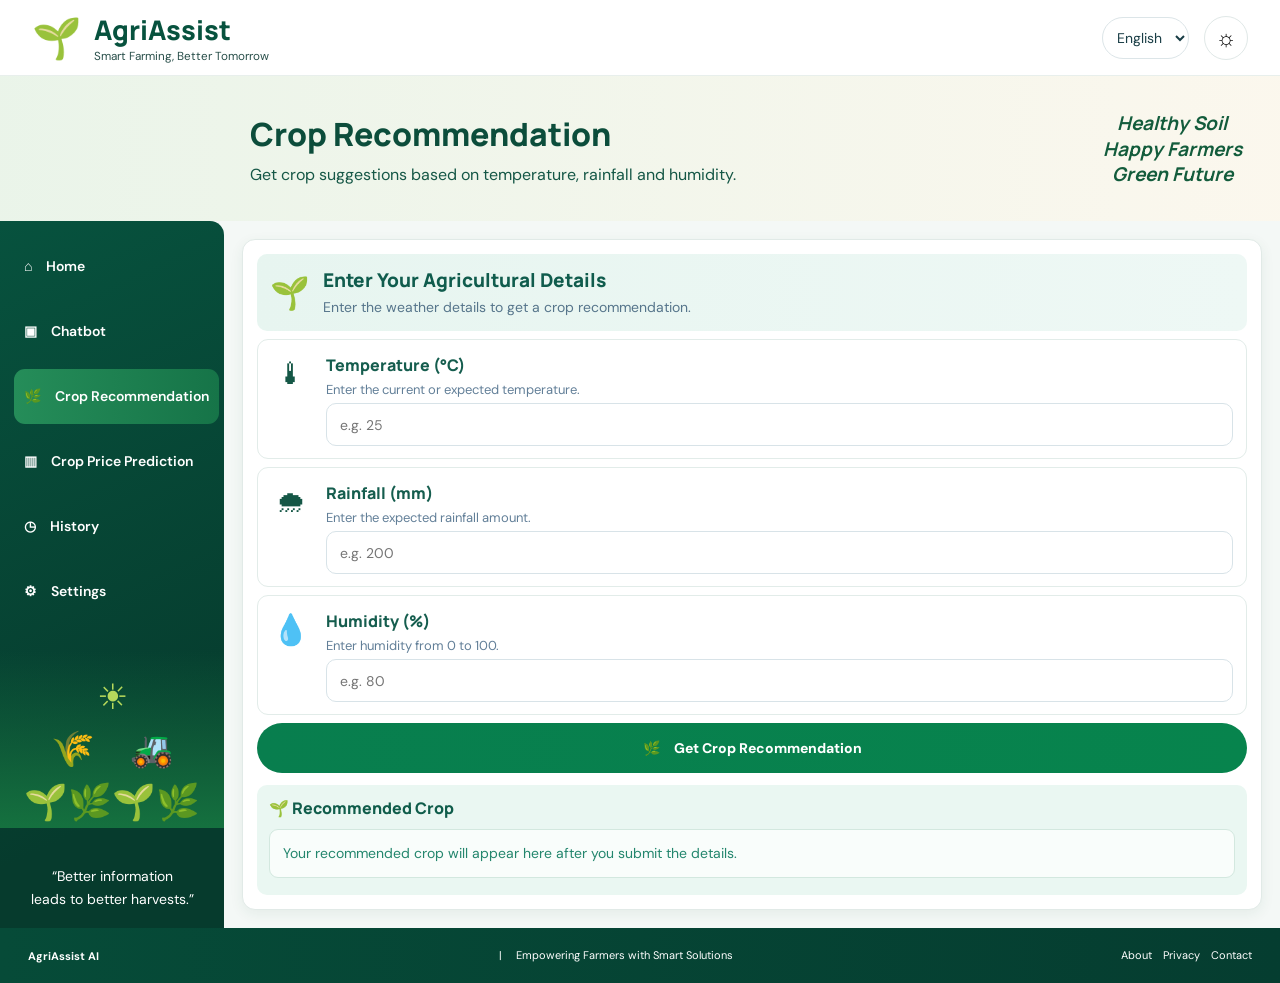
<file: index.html>
<!doctype html><html lang="en"><head><meta charset="utf-8"><meta name="viewport" content="width=device-width,initial-scale=1"><title>AgriAssist</title><link rel="stylesheet" href="style.css"></head><body>
<header class="topbar"><a class="brand" href="#home"><span class="logo">🌱</span><span><b>AgriAssist</b><small>Smart Farming, Better Tomorrow</small></span></a><div class="top-actions"><select id="languageSelect" aria-label="Language"><option value="en">English</option><option value="hi">हिन्दी</option><option value="mr">मराठी</option></select><button id="themeToggle" class="round">☼</button></div></header>
<section class="hero"><div><h1 id="heroTitle">Crop Recommendation</h1><p id="heroSubtitle">Get crop suggestions based on temperature, rainfall and humidity.</p></div><i>Healthy Soil<br>Happy Farmers<br>Green Future</i></section>
<div class="layout"><aside class="sidebar"><nav><a href="#home" data-page="home">⌂　Home</a><a href="#chatbot" data-page="chatbot">▣　Chatbot</a><a href="#crop" data-page="crop" class="active">🌿　Crop Recommendation</a><a href="#crop-price" data-page="crop-price">▥　Crop Price Prediction</a><a href="#history" data-page="history">◷　History</a><a href="#settings" data-page="settings">⚙　Settings</a></nav><div class="farm-art">☀<br>🌾　🚜<br>🌱🌿🌱🌿</div><p class="quote">“Better information<br>leads to better harvests.”</p></aside>
<main class="main">
<section id="page-home" class="page panel hidden"><h2>🌱 Welcome to AgriAssist</h2><p>Your smart farming companion. Choose a feature to get started.</p><div class="tiles"><button data-go="crop">🌱<b>Crop Recommendation</b><small>Find crops suited to your soil, water and season.</small></button><button data-go="chatbot">🤖<b>AgriAssist Chatbot</b><small>Ask farming questions.</small></button><button data-go="crop-price">📈<b>Crop Price Prediction</b><small>Estimate crop prices with your model.</small></button><button data-go="history">🕘<b>History</b><small>Review this session's predictions.</small></button></div></section>
<section id="page-crop" class="page panel"><div class="heading"><span>🌱</span><div><h2>Enter Your Agricultural Details</h2><p>Enter the weather details to get a crop recommendation.</p></div></div><form id="cropForm">
<label class="field"><span>🌡</span><div><b>Temperature (°C)</b><small>Enter the current or expected temperature.</small><input id="temp" type="number" min="0" max="60" step="0.1" placeholder="e.g. 25" required></div></label>
<label class="field"><span>🌧</span><div><b>Rainfall (mm)</b><small>Enter the expected rainfall amount.</small><input id="rain" type="number" min="0" max="500" step="0.1" placeholder="e.g. 200" required></div></label>
<label class="field"><span>💧</span><div><b>Humidity (%)</b><small>Enter humidity from 0 to 100.</small><input id="humidity" type="number" min="0" max="100" step="0.1" placeholder="e.g. 80" required></div></label>
<button class="primary" type="submit">🌿　Get Crop Recommendation</button><p id="cropStatus" class="status"></p></form><div class="result"><h3>🌱 Recommended Crop</h3><p id="cropDetails">Your recommended crop will appear here after you submit the details.</p><b id="cropName"></b></div></section>
<section id="page-crop-price" class="page panel hidden"><div class="heading"><span>📈</span><div><h2>Crop Price Prediction</h2><p>Select a crop to estimate its price using available historical data.</p></div></div><form id="priceForm"><label class="field"><span>🌾</span><div><b>Crop</b><small>Select a crop available in your database.</small><select id="priceCrop" required><option value="">Loading crops…</option></select></div></label><button class="primary" type="submit">📈　Predict Crop Price</button><p id="priceStatus" class="status"></p></form><div class="result"><h3>💰 Predicted Crop Price</h3><p id="priceDetails">Your predicted price will appear here after submitting the details.</p><b id="priceResult"></b></div>
<div class="result" id="liveMarketPanel">
  <div class="heading">
    <span>🌾</span>
    <div>
      <h2 id="liveMarketHeading">Live Agricultural Market Prices</h2>
      <p id="liveMarketIntro">Search reported market prices by state and district across India.</p>
    </div>
  </div>
  <form id="liveMarketForm">
    <label class="field">
      <span>📍</span>
      <div>
        <b id="marketStateLabel">State / Union Territory</b>
        <small id="marketStateHelp">Enter the state you want to search.</small>
        <input id="marketState" type="text" placeholder="e.g. Maharashtra, Punjab, Karnataka" autocomplete="address-level1" required>
      </div>
    </label>
    <label class="field">
      <span>🏙️</span>
      <div>
        <b id="marketDistrictLabel">District</b>
        <small id="marketDistrictHelp">Enter a district in that state.</small>
        <input id="marketDistrict" type="text" placeholder="e.g. Nashik, Pune, Amritsar" autocomplete="address-level2" required>
      </div>
    </label>
    <button class="secondary" type="submit" id="liveMarketBtn">🌾 Check Market Prices</button>
    <p id="liveMarketStatus" class="status" aria-live="polite"></p>
  </form>
  <p id="liveMarketDetails">Enter a state and district, then click Check Market Prices.</p>
  <div id="liveMarketRecords"></div>
  <p class="muted" id="liveMarketNote">These are reported market prices, not guaranteed future prices. Availability depends on the records provided by the market data source.</p>
</div></section>
<section id="page-chatbot" class="page panel hidden"><div class="chat-head"><span class="bot">✿</span><div><h2>AgriAssist Chatbot</h2><p>Ask your farming questions in your preferred language.</p></div><select id="chatLanguage"><option value="en">English</option><option value="hi">हिन्दी</option><option value="mr">मराठी</option></select></div><div id="messages" class="messages"><div class="bubble">Hello! 👋<br>I am AgriAssist, your AI farming assistant.<br>How can I help you today?</div><div class="quick"><button data-prompt="Help me with crop recommendation">🌿 Crop recommendation</button><button data-prompt="How can I predict crop prices?">📈 Crop price prediction</button><button data-prompt="Give me farming tips">💡 Farming tips</button></div></div><form id="chatForm" class="compose"><input id="chatInput" placeholder="Type your message..." autocomplete="off"><button>➤</button></form><p id="chatStatus" class="status"></p></section>
<section id="page-history" class="page panel hidden"><h2>🕘 Prediction History</h2><p>Predictions made during this browser session.</p><div id="historyList">No predictions yet.</div><button id="clearHistory" class="secondary">Clear History</button></section>
<section id="page-settings" class="page panel hidden"><h2>⚙ Settings</h2><p>Customize your AgriAssist experience.</p><div class="setting"><span><b>Appearance</b><small>Switch between light and dark mode.</small></span><button class="secondary" id="settingsTheme">Toggle theme</button></div><div class="setting"><span><b>Language</b><small>Choose your preferred language.</small></span><select id="settingsLanguage"><option value="en">English</option><option value="hi">हिन्दी</option><option value="mr">मराठी</option></select></div><p class="muted">API endpoints can be configured in script.js.</p></section>
</main></div><footer><b>AgriAssist AI</b>　|　 Empowering Farmers with Smart Solutions <span>About　 Privacy　 Contact</span></footer><script src="script.js"></script></body></html>
</file>
<file: style.css>
@import url('https://fonts.googleapis.com/css2?family=DM+Sans:wght@400;500;600;700&family=Manrope:wght@500;600;700;800&display=swap');
:root{--green:#07523e;--text:#155746;--muted:#617d94;--bg:#f4f8f6;--card:#fff}*{box-sizing:border-box}body{margin:0;background:var(--bg);color:var(--text);font:14px 'DM Sans',Arial,sans-serif}button,input,select{font:inherit}.topbar{height:76px;background:#fff;display:flex;align-items:center;justify-content:space-between;padding:0 2.5%;border-bottom:1px solid #e8efec}.brand{display:flex;align-items:center;gap:12px;color:var(--green);text-decoration:none}.logo{font-size:40px}.brand b{display:block;font:800 27px Manrope}.brand small{display:block;color:#294f4a}.top-actions{display:flex;gap:15px;align-items:center}.top-actions select,.chat-head select,.setting select{padding:10px;border:1px solid #dce5e8;border-radius:25px;background:white;color:#193d45}.round{border:1px solid #e0e8e7;border-radius:50%;background:#fff;width:44px;height:44px;font-size:23px}.hero{min-height:145px;padding:22px 3% 20px 19.5%;display:flex;align-items:center;justify-content:space-between;gap:20px;background:linear-gradient(90deg,#e9f4e8e8,#fff7e9a8),url('https://images.unsplash.com/photo-1500382017468-9049fed747ef?auto=format&fit=crop&w=1800&q=85') center/cover}.hero h1{font:800 clamp(25px,2.5vw,36px) Manrope;margin:0 0 7px;color:#0c4d3b}.hero p{font-size:16px;line-height:1.5;margin:0;max-width:600px}.hero i{text-align:center;font:bold italic 19px Manrope;color:#135c3c;line-height:1.35}.layout{display:grid;grid-template-columns:17.5% 1fr;min-height:calc(100vh - 276px)}.sidebar{background:linear-gradient(155deg,#07523e,#063b2d 80%);color:white;padding:18px 14px;display:flex;flex-direction:column;position:relative;overflow:hidden;border-radius:0 14px 0 0}.sidebar nav{display:grid;gap:10px;z-index:1}.sidebar nav a{display:block;padding:18px 10px;border-radius:11px;color:white;text-decoration:none;font-weight:600;white-space:nowrap}.sidebar nav a.active,.sidebar nav a:hover{background:linear-gradient(90deg,#258d59,#167448)}.farm-art{position:absolute;bottom:100px;left:0;right:0;text-align:center;font-size:35px;line-height:1.5;color:#b5d85b;background:linear-gradient(0deg,#15713f,#0b513b00);padding-top:20px}.quote{margin:auto 0 0;text-align:center;line-height:1.6;z-index:1;padding-top:220px}.main{padding:18px 1.7%;min-width:0}.panel{background:var(--card);border:1px solid #e1eae7;border-radius:13px;box-shadow:0 4px 14px #174f3a12;padding:14px;max-width:100%}.hidden{display:none!important}.heading{display:flex;align-items:center;gap:13px;background:linear-gradient(90deg,#e7f5f0,#eef8f5);border-radius:10px;padding:13px;margin-bottom:8px}.heading>span{font-size:32px}.heading h2,.chat-head h2{font:800 19px Manrope;margin:0 0 4px;color:#105c4d}.heading p,.chat-head p{margin:0;color:#56758b;line-height:1.5}.field{display:flex;gap:15px;padding:14px 13px 12px;border:1px solid #e2ece9;border-radius:11px;margin-bottom:8px;min-height:110px}.field>span{font-size:30px;width:40px;text-align:center}.field>div{flex:1;min-width:0;display:flex;flex-direction:column;gap:5px}.field b{font:800 16px Manrope;color:#155d4e}.field small,.setting small{font-size:13px;color:#627f98}.field select,.field input{width:100%;height:43px;border:1px solid #d8e3e8;border-radius:10px;padding:0 13px;background:white;color:#304b60;outline:none}.primary{width:100%;min-height:50px;border:0;border-radius:30px;background:linear-gradient(90deg,#087e4e,#07844d);color:#fff;font-weight:800;cursor:pointer;padding:12px}.result{margin-top:11px;background:#eaf7f2;border-radius:10px;padding:12px}.result h3{font:800 16px Manrope;margin:0 0 10px;color:#105d4b}.result p{background:#f9fdfb;border:1px solid #d3e8df;border-radius:9px;padding:13px;color:#23866d;line-height:1.5;margin:0 0 5px}.status{color:#b33e32;font-size:12px}.chat-head{display:flex;align-items:center;gap:12px;padding:10px;border-bottom:1px solid #e1eae7}.chat-head>div{flex:1}.bot{background:var(--green);color:white;border-radius:50%;padding:12px;font-size:22px}.messages{min-height:310px;padding:16px}.bubble{display:inline-block;background:#e8f7f1;border-radius:12px;padding:13px 16px;line-height:1.7;color:#0c6756}.quick{display:flex;flex-direction:column;align-items:flex-start;gap:8px;margin:15px 0 0 8px}.quick button{border:1px solid #b6dfd1;background:white;color:#16806a;border-radius:24px;padding:9px 14px;cursor:pointer}.compose{display:flex;gap:8px;padding:12px;border-top:1px solid #e2ece9}.compose input{flex:1;min-width:0;border:1px solid #dbe5e9;border-radius:25px;padding:13px}.compose button{border:0;border-radius:50%;width:45px;background:#08764d;color:white;font-size:20px}.tiles{display:grid;grid-template-columns:repeat(2,minmax(0,1fr));gap:14px;margin-top:20px}.tiles button{display:flex;flex-direction:column;align-items:flex-start;gap:10px;padding:20px;background:#fbfefc;border:1px solid #dcebe5;border-radius:12px;color:var(--text);text-align:left;cursor:pointer;min-height:140px}.tiles button span,.tiles button:first-child{font-size:18px}.tiles b{font:800 16px Manrope}.tiles small{color:#617d94;line-height:1.5}.setting{display:flex;align-items:center;justify-content:space-between;gap:15px;padding:18px 8px;border-bottom:1px solid #e2ece9}.setting span{display:flex;flex-direction:column;gap:7px}.secondary{border:1px solid #a8d7c4;border-radius:22px;background:#fff;color:#08764d;padding:10px 17px;cursor:pointer}.muted{color:#617d94}footer{min-height:55px;background:linear-gradient(90deg,#064b38,#053d30);color:#fff;display:flex;align-items:center;justify-content:space-between;padding:14px 2.2%;font-size:11px}html.dark{--bg:#10231d;--card:#18332a;--text:#e2f4ec}html.dark body{background:var(--bg);color:var(--text)}html.dark .topbar,html.dark .panel,html.dark .field select,html.dark .field input,html.dark .top-actions select,html.dark .chat-head select,html.dark .setting select{background:#18332a;color:#e2f4ec;border-color:#315348}html.dark .heading,html.dark .result{background:#204538}html.dark .heading h2,html.dark .field b,html.dark .chat-head h2{color:#c3efdc}html.dark .result p,html.dark .tiles button,html.dark .secondary{background:#18332a;color:#e2f4ec;border-color:#315348}html.dark .bubble{background:#204538;color:#e2f4ec}@media(max-width:950px){.layout{grid-template-columns:190px 1fr}.sidebar nav a{font-size:12px;padding:17px 7px}.hero{padding-left:3%}}@media(max-width:650px){.topbar{height:65px;padding:0 12px}.brand b{font-size:20px}.brand small{font-size:10px}.logo{font-size:32px}.top-actions{gap:5px}.top-actions select{max-width:85px;padding:8px}.round{width:36px;height:36px}.hero{padding:18px 15px;min-height:125px}.hero h1{font-size:23px}.hero p{font-size:13px}.hero i{display:none}.layout{display:block}.sidebar{display:none}.main{padding:12px}.panel{padding:9px}.heading h2{font-size:16px}.heading p{font-size:11px}.field{padding:12px 9px;gap:8px;min-height:0}.field>span{font-size:25px;width:30px}.field b{font-size:14px}.field small{font-size:11px}.field select,.field input{font-size:12px}.tiles{grid-template-columns:1fr}.chat-head{flex-wrap:wrap}.chat-head h2{font-size:15px}.chat-head p{font-size:11px}footer{gap:10px;flex-wrap:wrap}}
/* Chat-specific layout fixes: chat messages scroll internally; other pages scroll normally. */
.layout {
  height: auto;
  min-height: calc(100vh - 276px);
  align-items: stretch;
}
.main {
  height: auto;
  min-height: 0;
  min-width: 0;
  overflow: visible;
}
#page-chatbot {
  display: flex;
  flex-direction: column;
  height: min(72vh, 760px);
  min-height: 390px;
  overflow: hidden;
}
#page-chatbot .chat-head { flex: 0 0 auto; }
#page-chatbot .messages {
  display: flex;
  flex: 1 1 auto;
  flex-direction: column;
  align-items: stretch;
  gap: 12px;
  min-height: 0;
  overflow-y: auto;
  overflow-x: hidden;
  overscroll-behavior: contain;
  scroll-behavior: smooth;
  padding: 16px;
}
#page-chatbot .bubble {
  display: block;
  max-width: min(94%, 900px);
  width: fit-content;
  white-space: pre-wrap;
  overflow-wrap: anywhere;
  margin: 0;
  line-height: 1.65;
}
#page-chatbot .bubble.bot { align-self: flex-start; border-top-left-radius: 5px; }
#page-chatbot .bubble.user { align-self: flex-end; background: #d5f2e7; color: #0c6756; border-top-right-radius: 5px; }
#page-chatbot .bubble .speaker { font-weight: 800; }
#page-chatbot .bubble .message-text { white-space: pre-wrap; }
#page-chatbot .quick { flex: 0 0 auto; margin: 4px 0 0 8px; }
#page-chatbot .compose { flex: 0 0 auto; }
#page-chatbot #chatStatus { flex: 0 0 auto; margin: 0; padding: 0 12px 8px; }
html.dark #page-chatbot .bubble.user { background: #315d4d; color: #e2f4ec; }
@media (max-width: 650px) {
  .layout { height: auto; min-height: calc(100vh - 245px); }
  .main { height: auto; min-height: 0; overflow: visible; }
  #page-chatbot { height: 72vh; min-height: 390px; }
  #page-chatbot .messages { min-height: 0; padding: 10px; }
  #page-chatbot .bubble { max-width: 98%; }
}

/* Live market prices: additive styles, keeping the existing AgriAssist theme */
#liveMarketPanel {
  margin-top: 14px;
  background: #eaf7f2;
  border: 1px solid #cfe6dc;
  border-radius: 12px;
  padding: 14px;
  overflow: hidden;
}
#liveMarketPanel > .heading {
  margin-bottom: 14px;
}
#liveMarketPanel .heading h2 {
  margin: 0 0 4px;
  color: #105c4d;
  font: 800 19px Manrope, sans-serif;
}
#liveMarketPanel .heading p {
  margin: 0;
  color: #56758b;
  line-height: 1.5;
}
#liveMarketForm {
  display: flex;
  flex-direction: column;
  gap: 9px;
  margin: 14px 0;
}
#liveMarketForm .field {
  margin: 0;
  min-height: 0;
  background: #fff;
}
#liveMarketForm input {
  width: 100%;
  min-width: 0;
  height: 43px;
  padding: 0 13px;
  border: 1px solid #d8e3e8;
  border-radius: 10px;
  background: #fff;
  color: #304b60;
  outline: none;
}
#liveMarketForm input:focus {
  border-color: #07844d;
  box-shadow: 0 0 0 3px #07844d18;
}
#liveMarketBtn {
  width: 100%;
  min-height: 46px;
  font-weight: 700;
}
#liveMarketBtn:disabled {
  opacity: .65;
  cursor: wait;
}
#liveMarketStatus {
  margin: 2px 0 0;
  line-height: 1.5;
}
#liveMarketDetails {
  line-height: 1.6;
  overflow-wrap: anywhere;
}
#liveMarketRecords {
  width: 100%;
  max-width: 100%;
  margin-top: 12px;
  overflow-x: auto;
  border: 1px solid #d5e6dd;
  border-radius: 10px;
  background: #fff;
  -webkit-overflow-scrolling: touch;
}
.market-price-table {
  width: 100%;
  min-width: 700px;
  border-collapse: collapse;
  color: #25483c;
  font-size: 13px;
  text-align: left;
}
.market-price-table th {
  padding: 12px;
  background: #07523e;
  color: #fff;
  white-space: nowrap;
}
.market-price-table td {
  padding: 11px 12px;
  border-bottom: 1px solid #e2eee8;
  white-space: nowrap;
}
.market-price-table tbody tr:nth-child(even) { background: #f1f8f4; }
.market-price-table tbody tr:hover { background: #e1f3e9; }
#liveMarketPanel #liveMarketNote {
  margin-top: 12px;
  color: #617d94;
  font-size: 12px;
  line-height: 1.6;
}
html.dark #liveMarketPanel { background: #204538; border-color: #315348; }
html.dark #liveMarketPanel .heading { background: #18332a; }
html.dark #liveMarketPanel .heading h2 { color: #c3efdc; }
html.dark #liveMarketPanel .heading p,
html.dark #liveMarketPanel #liveMarketNote { color: #d0e5da; }
html.dark #liveMarketForm .field,
html.dark #liveMarketForm input,
html.dark #liveMarketRecords { background: #10231d; color: #e2f4ec; border-color: #315348; }
html.dark .market-price-table { background: #18332a; color: #e2f4ec; }
html.dark .market-price-table th { background: #07523e; color: #fff; }
html.dark .market-price-table td { border-color: #315348; }
html.dark .market-price-table tbody tr:nth-child(even),
html.dark .market-price-table tbody tr:hover { background: #204538; }
@media (max-width: 650px) {
  #liveMarketPanel { padding: 10px; }
  #liveMarketPanel .heading h2 { font-size: 16px; }
  #liveMarketForm .field { padding: 11px 9px; }
  .market-price-table { font-size: 12px; }
  .market-price-table th, .market-price-table td { padding: 10px; }
}


/* Allow long pages (including Crop Price Prediction and live market results) to scroll. */
html { min-height: 100%; overflow-y: auto; }
body { min-height: 100vh; height: auto; overflow-x: hidden; overflow-y: auto; }
.layout, .main, .page { max-height: none; }
</file>
<file: frontend/style.css>
@import url('https://fonts.googleapis.com/css2?family=DM+Sans:wght@400;500;600;700&family=Manrope:wght@500;600;700;800&display=swap');
:root{--green:#07523e;--text:#155746;--muted:#617d94;--bg:#f4f8f6;--card:#fff}*{box-sizing:border-box}body{margin:0;background:var(--bg);color:var(--text);font:14px 'DM Sans',Arial,sans-serif}button,input,select{font:inherit}.topbar{height:76px;background:#fff;display:flex;align-items:center;justify-content:space-between;padding:0 2.5%;border-bottom:1px solid #e8efec}.brand{display:flex;align-items:center;gap:12px;color:var(--green);text-decoration:none}.logo{font-size:40px}.brand b{display:block;font:800 27px Manrope}.brand small{display:block;color:#294f4a}.top-actions{display:flex;gap:15px;align-items:center}.top-actions select,.chat-head select,.setting select{padding:10px;border:1px solid #dce5e8;border-radius:25px;background:white;color:#193d45}.round{border:1px solid #e0e8e7;border-radius:50%;background:#fff;width:44px;height:44px;font-size:23px}.hero{min-height:145px;padding:22px 3% 20px 19.5%;display:flex;align-items:center;justify-content:space-between;gap:20px;background:linear-gradient(90deg,#e9f4e8e8,#fff7e9a8),url('https://images.unsplash.com/photo-1500382017468-9049fed747ef?auto=format&fit=crop&w=1800&q=85') center/cover}.hero h1{font:800 clamp(25px,2.5vw,36px) Manrope;margin:0 0 7px;color:#0c4d3b}.hero p{font-size:16px;line-height:1.5;margin:0;max-width:600px}.hero i{text-align:center;font:bold italic 19px Manrope;color:#135c3c;line-height:1.35}.layout{display:grid;grid-template-columns:17.5% 1fr;min-height:calc(100vh - 276px)}.sidebar{background:linear-gradient(155deg,#07523e,#063b2d 80%);color:white;padding:18px 14px;display:flex;flex-direction:column;position:relative;overflow:hidden;border-radius:0 14px 0 0}.sidebar nav{display:grid;gap:10px;z-index:1}.sidebar nav a{display:block;padding:18px 10px;border-radius:11px;color:white;text-decoration:none;font-weight:600;white-space:nowrap}.sidebar nav a.active,.sidebar nav a:hover{background:linear-gradient(90deg,#258d59,#167448)}.farm-art{position:absolute;bottom:100px;left:0;right:0;text-align:center;font-size:35px;line-height:1.5;color:#b5d85b;background:linear-gradient(0deg,#15713f,#0b513b00);padding-top:20px}.quote{margin:auto 0 0;text-align:center;line-height:1.6;z-index:1;padding-top:220px}.main{padding:18px 1.7%;min-width:0}.panel{background:var(--card);border:1px solid #e1eae7;border-radius:13px;box-shadow:0 4px 14px #174f3a12;padding:14px;max-width:100%}.hidden{display:none!important}.heading{display:flex;align-items:center;gap:13px;background:linear-gradient(90deg,#e7f5f0,#eef8f5);border-radius:10px;padding:13px;margin-bottom:8px}.heading>span{font-size:32px}.heading h2,.chat-head h2{font:800 19px Manrope;margin:0 0 4px;color:#105c4d}.heading p,.chat-head p{margin:0;color:#56758b;line-height:1.5}.field{display:flex;gap:15px;padding:14px 13px 12px;border:1px solid #e2ece9;border-radius:11px;margin-bottom:8px;min-height:110px}.field>span{font-size:30px;width:40px;text-align:center}.field>div{flex:1;min-width:0;display:flex;flex-direction:column;gap:5px}.field b{font:800 16px Manrope;color:#155d4e}.field small,.setting small{font-size:13px;color:#627f98}.field select,.field input{width:100%;height:43px;border:1px solid #d8e3e8;border-radius:10px;padding:0 13px;background:white;color:#304b60;outline:none}.primary{width:100%;min-height:50px;border:0;border-radius:30px;background:linear-gradient(90deg,#087e4e,#07844d);color:#fff;font-weight:800;cursor:pointer;padding:12px}.result{margin-top:11px;background:#eaf7f2;border-radius:10px;padding:12px}.result h3{font:800 16px Manrope;margin:0 0 10px;color:#105d4b}.result p{background:#f9fdfb;border:1px solid #d3e8df;border-radius:9px;padding:13px;color:#23866d;line-height:1.5;margin:0 0 5px}.status{color:#b33e32;font-size:12px}.chat-head{display:flex;align-items:center;gap:12px;padding:10px;border-bottom:1px solid #e1eae7}.chat-head>div{flex:1}.bot{background:var(--green);color:white;border-radius:50%;padding:12px;font-size:22px}.messages{min-height:310px;padding:16px}.bubble{display:inline-block;background:#e8f7f1;border-radius:12px;padding:13px 16px;line-height:1.7;color:#0c6756}.quick{display:flex;flex-direction:column;align-items:flex-start;gap:8px;margin:15px 0 0 8px}.quick button{border:1px solid #b6dfd1;background:white;color:#16806a;border-radius:24px;padding:9px 14px;cursor:pointer}.compose{display:flex;gap:8px;padding:12px;border-top:1px solid #e2ece9}.compose input{flex:1;min-width:0;border:1px solid #dbe5e9;border-radius:25px;padding:13px}.compose button{border:0;border-radius:50%;width:45px;background:#08764d;color:white;font-size:20px}.tiles{display:grid;grid-template-columns:repeat(2,minmax(0,1fr));gap:14px;margin-top:20px}.tiles button{display:flex;flex-direction:column;align-items:flex-start;gap:10px;padding:20px;background:#fbfefc;border:1px solid #dcebe5;border-radius:12px;color:var(--text);text-align:left;cursor:pointer;min-height:140px}.tiles button span,.tiles button:first-child{font-size:18px}.tiles b{font:800 16px Manrope}.tiles small{color:#617d94;line-height:1.5}.setting{display:flex;align-items:center;justify-content:space-between;gap:15px;padding:18px 8px;border-bottom:1px solid #e2ece9}.setting span{display:flex;flex-direction:column;gap:7px}.secondary{border:1px solid #a8d7c4;border-radius:22px;background:#fff;color:#08764d;padding:10px 17px;cursor:pointer}.muted{color:#617d94}footer{min-height:55px;background:linear-gradient(90deg,#064b38,#053d30);color:#fff;display:flex;align-items:center;justify-content:space-between;padding:14px 2.2%;font-size:11px}html.dark{--bg:#10231d;--card:#18332a;--text:#e2f4ec}html.dark body{background:var(--bg);color:var(--text)}html.dark .topbar,html.dark .panel,html.dark .field select,html.dark .field input,html.dark .top-actions select,html.dark .chat-head select,html.dark .setting select{background:#18332a;color:#e2f4ec;border-color:#315348}html.dark .heading,html.dark .result{background:#204538}html.dark .heading h2,html.dark .field b,html.dark .chat-head h2{color:#c3efdc}html.dark .result p,html.dark .tiles button,html.dark .secondary{background:#18332a;color:#e2f4ec;border-color:#315348}html.dark .bubble{background:#204538;color:#e2f4ec}@media(max-width:950px){.layout{grid-template-columns:190px 1fr}.sidebar nav a{font-size:12px;padding:17px 7px}.hero{padding-left:3%}}@media(max-width:650px){.topbar{height:65px;padding:0 12px}.brand b{font-size:20px}.brand small{font-size:10px}.logo{font-size:32px}.top-actions{gap:5px}.top-actions select{max-width:85px;padding:8px}.round{width:36px;height:36px}.hero{padding:18px 15px;min-height:125px}.hero h1{font-size:23px}.hero p{font-size:13px}.hero i{display:none}.layout{display:block}.sidebar{display:none}.main{padding:12px}.panel{padding:9px}.heading h2{font-size:16px}.heading p{font-size:11px}.field{padding:12px 9px;gap:8px;min-height:0}.field>span{font-size:25px;width:30px}.field b{font-size:14px}.field small{font-size:11px}.field select,.field input{font-size:12px}.tiles{grid-template-columns:1fr}.chat-head{flex-wrap:wrap}.chat-head h2{font-size:15px}.chat-head p{font-size:11px}footer{gap:10px;flex-wrap:wrap}}
/* Chat-specific layout fixes: chat messages scroll internally; other pages scroll normally. */
.layout {
  height: auto;
  min-height: calc(100vh - 276px);
  align-items: stretch;
}
.main {
  height: auto;
  min-height: 0;
  min-width: 0;
  overflow: visible;
}
#page-chatbot {
  display: flex;
  flex-direction: column;
  height: min(72vh, 760px);
  min-height: 390px;
  overflow: hidden;
}
#page-chatbot .chat-head { flex: 0 0 auto; }
#page-chatbot .messages {
  display: flex;
  flex: 1 1 auto;
  flex-direction: column;
  align-items: stretch;
  gap: 12px;
  min-height: 0;
  overflow-y: auto;
  overflow-x: hidden;
  overscroll-behavior: contain;
  scroll-behavior: smooth;
  padding: 16px;
}
#page-chatbot .bubble {
  display: block;
  max-width: min(94%, 900px);
  width: fit-content;
  white-space: pre-wrap;
  overflow-wrap: anywhere;
  margin: 0;
  line-height: 1.65;
}
#page-chatbot .bubble.bot { align-self: flex-start; border-top-left-radius: 5px; }
#page-chatbot .bubble.user { align-self: flex-end; background: #d5f2e7; color: #0c6756; border-top-right-radius: 5px; }
#page-chatbot .bubble .speaker { font-weight: 800; }
#page-chatbot .bubble .message-text { white-space: pre-wrap; }
#page-chatbot .quick { flex: 0 0 auto; margin: 4px 0 0 8px; }
#page-chatbot .compose { flex: 0 0 auto; }
#page-chatbot #chatStatus { flex: 0 0 auto; margin: 0; padding: 0 12px 8px; }
html.dark #page-chatbot .bubble.user { background: #315d4d; color: #e2f4ec; }
@media (max-width: 650px) {
  .layout { height: auto; min-height: calc(100vh - 245px); }
  .main { height: auto; min-height: 0; overflow: visible; }
  #page-chatbot { height: 72vh; min-height: 390px; }
  #page-chatbot .messages { min-height: 0; padding: 10px; }
  #page-chatbot .bubble { max-width: 98%; }
}

/* Live market prices: additive styles, keeping the existing AgriAssist theme */
#liveMarketPanel {
  margin-top: 14px;
  background: #eaf7f2;
  border: 1px solid #cfe6dc;
  border-radius: 12px;
  padding: 14px;
  overflow: hidden;
}
#liveMarketPanel > .heading {
  margin-bottom: 14px;
}
#liveMarketPanel .heading h2 {
  margin: 0 0 4px;
  color: #105c4d;
  font: 800 19px Manrope, sans-serif;
}
#liveMarketPanel .heading p {
  margin: 0;
  color: #56758b;
  line-height: 1.5;
}
#liveMarketForm {
  display: flex;
  flex-direction: column;
  gap: 9px;
  margin: 14px 0;
}
#liveMarketForm .field {
  margin: 0;
  min-height: 0;
  background: #fff;
}
#liveMarketForm input {
  width: 100%;
  min-width: 0;
  height: 43px;
  padding: 0 13px;
  border: 1px solid #d8e3e8;
  border-radius: 10px;
  background: #fff;
  color: #304b60;
  outline: none;
}
#liveMarketForm input:focus {
  border-color: #07844d;
  box-shadow: 0 0 0 3px #07844d18;
}
#liveMarketBtn {
  width: 100%;
  min-height: 46px;
  font-weight: 700;
}
#liveMarketBtn:disabled {
  opacity: .65;
  cursor: wait;
}
#liveMarketStatus {
  margin: 2px 0 0;
  line-height: 1.5;
}
#liveMarketDetails {
  line-height: 1.6;
  overflow-wrap: anywhere;
}
#liveMarketRecords {
  width: 100%;
  max-width: 100%;
  margin-top: 12px;
  overflow-x: auto;
  border: 1px solid #d5e6dd;
  border-radius: 10px;
  background: #fff;
  -webkit-overflow-scrolling: touch;
}
.market-price-table {
  width: 100%;
  min-width: 700px;
  border-collapse: collapse;
  color: #25483c;
  font-size: 13px;
  text-align: left;
}
.market-price-table th {
  padding: 12px;
  background: #07523e;
  color: #fff;
  white-space: nowrap;
}
.market-price-table td {
  padding: 11px 12px;
  border-bottom: 1px solid #e2eee8;
  white-space: nowrap;
}
.market-price-table tbody tr:nth-child(even) { background: #f1f8f4; }
.market-price-table tbody tr:hover { background: #e1f3e9; }
#liveMarketPanel #liveMarketNote {
  margin-top: 12px;
  color: #617d94;
  font-size: 12px;
  line-height: 1.6;
}
html.dark #liveMarketPanel { background: #204538; border-color: #315348; }
html.dark #liveMarketPanel .heading { background: #18332a; }
html.dark #liveMarketPanel .heading h2 { color: #c3efdc; }
html.dark #liveMarketPanel .heading p,
html.dark #liveMarketPanel #liveMarketNote { color: #d0e5da; }
html.dark #liveMarketForm .field,
html.dark #liveMarketForm input,
html.dark #liveMarketRecords { background: #10231d; color: #e2f4ec; border-color: #315348; }
html.dark .market-price-table { background: #18332a; color: #e2f4ec; }
html.dark .market-price-table th { background: #07523e; color: #fff; }
html.dark .market-price-table td { border-color: #315348; }
html.dark .market-price-table tbody tr:nth-child(even),
html.dark .market-price-table tbody tr:hover { background: #204538; }
@media (max-width: 650px) {
  #liveMarketPanel { padding: 10px; }
  #liveMarketPanel .heading h2 { font-size: 16px; }
  #liveMarketForm .field { padding: 11px 9px; }
  .market-price-table { font-size: 12px; }
  .market-price-table th, .market-price-table td { padding: 10px; }
}


/* Allow long pages (including Crop Price Prediction and live market results) to scroll. */
html { min-height: 100%; overflow-y: auto; }
body { min-height: 100vh; height: auto; overflow-x: hidden; overflow-y: auto; }
.layout, .main, .page { max-height: none; }
</file>
